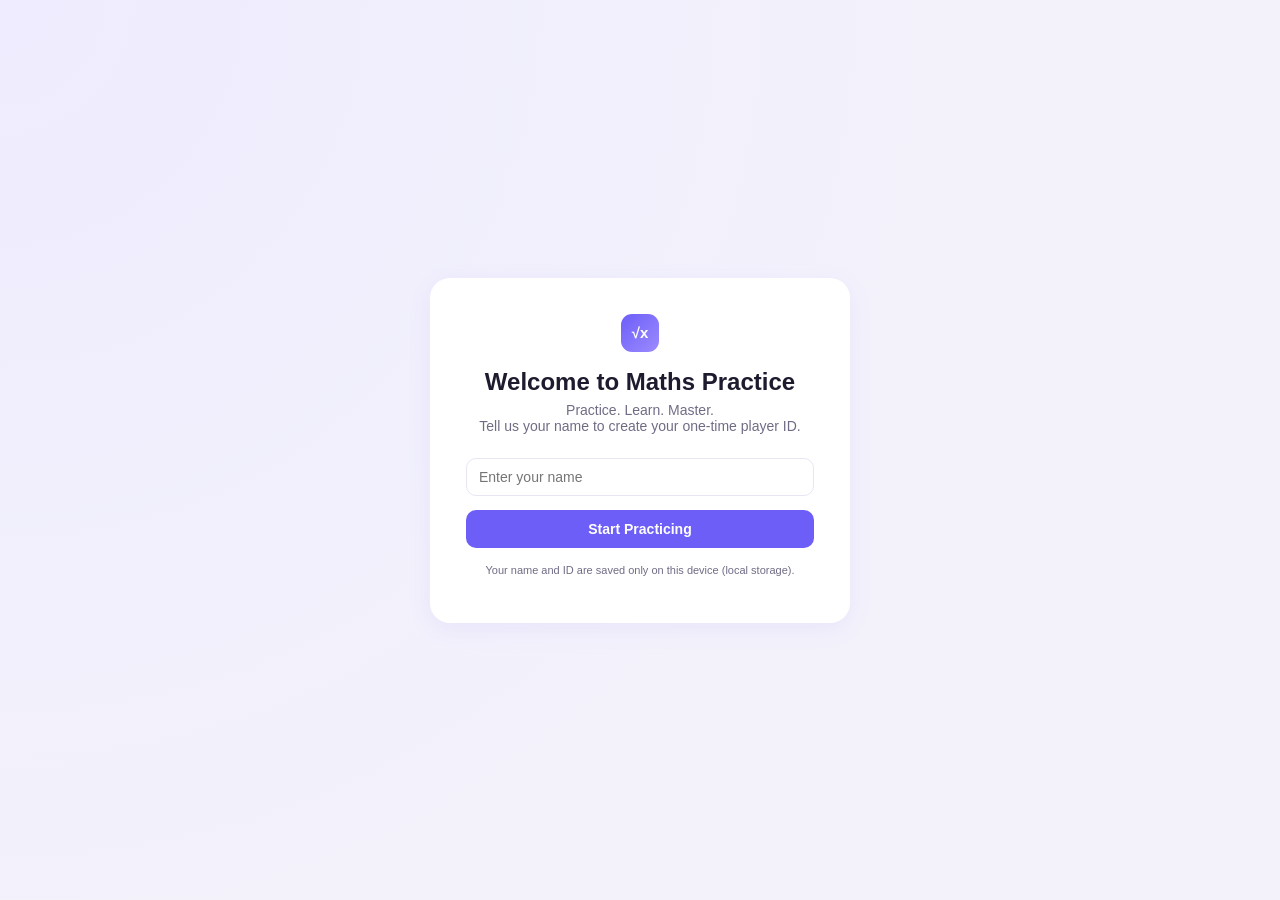
<file: index.html>
<!DOCTYPE html>
<html lang="en">
<head>
<meta charset="UTF-8" />
<meta name="viewport" content="width=device-width, initial-scale=1.0" />
<title>Maths Practice — Welcome</title>
<link rel="stylesheet" href="css/style.css" />
</head>
<body>
  <div class="onboard-wrap">
    <div class="onboard-card">
      <div class="brand-badge" style="margin: 0 auto 16px;">√x</div>
      <h2 style="margin: 0 0 6px;">Welcome to Maths Practice</h2>
      <p style="color: var(--muted); font-size: 14px; margin: 0 0 24px;">Practice. Learn. Master.<br/>Tell us your name to create your one-time player ID.</p>
      <input type="text" id="nameInput" placeholder="Enter your name" style="margin-bottom: 14px;" />
      <button class="btn btn-primary btn-block" id="startBtn">Start Practicing</button>
      <p style="color: var(--muted); font-size: 11px; margin-top: 16px;">Your name and ID are saved only on this device (local storage).</p>
    </div>
  </div>

  <script src="js/app.js"></script>
  <script>
    // Already onboarded? go straight to dashboard.
    if (MP.getUser()) window.location.href = 'dashboard.html';

    const btn = document.getElementById('startBtn');
    const input = document.getElementById('nameInput');

    function submit() {
      const name = input.value.trim();
      if (!name) { input.style.borderColor = '#e5484d'; input.focus(); return; }
      MP.createUser(name);
      MP.touchStreak();
      window.location.href = 'dashboard.html';
    }
    btn.addEventListener('click', submit);
    input.addEventListener('keydown', (e) => { if (e.key === 'Enter') submit(); });
  </script>
</body>
</html>
</file>
<file: css/style.css>
:root {
  --bg: #f3f2fb;
  --card: #ffffff;
  --indigo: #6d5ef8;
  --indigo-dark: #4f3fe0;
  --indigo-light: #eeecfe;
  --teal: #17b6a7;
  --amber: #f5a623;
  --text: #1e1b2e;
  --muted: #6f6c85;
  --border: #e8e6f5;
  --radius: 16px;
  --shadow: 0 6px 24px rgba(109, 94, 248, 0.08);
}

* { box-sizing: border-box; }

body {
  margin: 0;
  background: var(--bg);
  color: var(--text);
  font-family: 'Inter', -apple-system, BlinkMacSystemFont, 'Segoe UI', Roboto, sans-serif;
}

a { text-decoration: none; color: inherit; }

.app-shell {
  display: grid;
  grid-template-columns: 260px 1fr;
  min-height: 100vh;
}

/* ---------------- Sidebar ---------------- */
#sidebar {
  background: var(--card);
  border-right: 1px solid var(--border);
  padding: 22px 18px;
  display: flex;
  flex-direction: column;
  position: sticky;
  top: 0;
  height: 100vh;
  overflow-y: auto;
}

.brand { display: flex; align-items: center; gap: 10px; margin-bottom: 28px; padding: 0 4px; }
.brand-badge {
  width: 38px; height: 38px; border-radius: 11px;
  background: linear-gradient(135deg, var(--indigo), #9b8bff);
  color: #fff; display: flex; align-items: center; justify-content: center;
  font-weight: 700; font-size: 15px;
}
.brand-title { font-weight: 700; font-size: 15px; }
.brand-sub { font-size: 11px; color: var(--muted); }

.nav { display: flex; flex-direction: column; gap: 2px; flex: 1; }
.nav-link {
  display: flex; align-items: center; gap: 12px;
  padding: 10px 12px; border-radius: 10px;
  color: var(--muted); font-size: 14px; font-weight: 500;
  transition: background 0.15s, color 0.15s;
}
.nav-link:hover { background: var(--indigo-light); color: var(--indigo-dark); }
.nav-link.nav-active { background: var(--indigo-light); color: var(--indigo-dark); font-weight: 700; }
.nav-icon { width: 20px; text-align: center; }

.upgrade-card {
  margin-top: 16px;
  background: linear-gradient(160deg, var(--indigo), #8b7bf6);
  color: #fff; border-radius: var(--radius); padding: 16px;
}
.upgrade-emoji { font-size: 20px; }
.upgrade-title { font-weight: 700; font-size: 14px; margin-top: 6px; }
.upgrade-sub { font-size: 11px; opacity: 0.85; word-break: break-all; }

/* ---------------- Main / Topbar ---------------- */
main { padding: 24px 28px 60px; }

#topbar {
  display: flex; align-items: center; gap: 16px; margin-bottom: 22px;
}
.search-box {
  flex: 1; display: flex; align-items: center; gap: 10px;
  background: var(--card); border: 1px solid var(--border);
  border-radius: 12px; padding: 12px 16px; box-shadow: var(--shadow);
}
.search-box input { border: none; outline: none; flex: 1; font-size: 14px; background: transparent; }
.topbar-right { display: flex; align-items: center; gap: 14px; }
.streak-pill {
  background: var(--card); border: 1px solid var(--border); border-radius: 12px;
  padding: 10px 16px; font-size: 13px; font-weight: 600; box-shadow: var(--shadow);
  white-space: nowrap;
}
.avatar-pill {
  width: 42px; height: 42px; border-radius: 50%;
  background: linear-gradient(135deg, var(--indigo), var(--teal));
  color: #fff; display: flex; align-items: center; justify-content: center; font-weight: 700;
}

/* ---------------- Cards ---------------- */
.card {
  background: var(--card); border: 1px solid var(--border); border-radius: var(--radius);
  padding: 20px; box-shadow: var(--shadow);
}
.section-title { font-size: 17px; font-weight: 700; margin: 28px 0 14px; display: flex; justify-content: space-between; align-items: center; }
.view-all { font-size: 13px; color: var(--indigo); font-weight: 600; }

.stat-grid { display: grid; grid-template-columns: repeat(4, 1fr); gap: 0; }
.stat-item { display: flex; align-items: center; gap: 12px; padding: 6px 10px; }
.stat-icon { width: 42px; height: 42px; border-radius: 10px; display: flex; align-items: center; justify-content: center; font-size: 18px; }
.stat-value { font-size: 20px; font-weight: 700; }
.stat-label { font-size: 12px; color: var(--muted); }
.stat-delta { font-size: 11px; color: var(--teal); font-weight: 600; }

.grid-3 { display: grid; grid-template-columns: repeat(3, 1fr); gap: 16px; }
.grid-4 { display: grid; grid-template-columns: repeat(4, 1fr); gap: 16px; }
.grid-2 { display: grid; grid-template-columns: repeat(2, 1fr); gap: 16px; }

.topic-card { display: flex; flex-direction: column; gap: 12px; }
.topic-head { display: flex; align-items: center; gap: 10px; }
.topic-icon { width: 40px; height: 40px; border-radius: 10px; display: flex; align-items: center; justify-content: center; font-size: 18px; color: #fff; }
.topic-name { font-weight: 700; font-size: 14px; }
.topic-sub { font-size: 12px; color: var(--muted); }
.progress-row { display: flex; align-items: center; gap: 10px; }
.progress-track { flex: 1; height: 7px; background: var(--indigo-light); border-radius: 6px; overflow: hidden; }
.progress-fill { height: 100%; border-radius: 6px; background: linear-gradient(90deg, var(--indigo), #9b8bff); }
.progress-pct { font-size: 12px; color: var(--muted); white-space: nowrap; }
.go-btn {
  width: 34px; height: 34px; border-radius: 50%; border: 1px solid var(--border);
  display: flex; align-items: center; justify-content: center; background: var(--bg);
  cursor: pointer; font-size: 14px; color: var(--indigo-dark);
}

.quote-card { margin-top: 26px; font-style: italic; color: var(--muted); font-size: 14px; }
.quote-attr { display: block; text-align: right; font-style: normal; font-weight: 600; color: var(--text); margin-top: 8px; }

/* ---------------- Right rail ---------------- */
.rail { display: flex; flex-direction: column; gap: 18px; }
.donut-wrap { display: flex; flex-direction: column; align-items: center; margin: 12px 0; }

/* ---------------- Buttons ---------------- */
.btn {
  display: inline-flex; align-items: center; justify-content: center; gap: 8px;
  padding: 11px 18px; border-radius: 10px; border: none; cursor: pointer;
  font-weight: 700; font-size: 14px; font-family: inherit;
}
.btn-primary { background: var(--indigo); color: #fff; }
.btn-primary:hover { background: var(--indigo-dark); }
.btn-outline { background: #fff; border: 1px solid var(--border); color: var(--text); }
.btn-block { width: 100%; }
.btn-sm { padding: 7px 12px; font-size: 12px; border-radius: 8px; }

input[type="text"], input[type="number"], select {
  padding: 10px 12px; border: 1px solid var(--border); border-radius: 10px; font-size: 14px;
  font-family: inherit; width: 100%; outline: none;
}
input:focus, select:focus { border-color: var(--indigo); }

table { width: 100%; border-collapse: collapse; }
th, td { text-align: left; padding: 12px 10px; font-size: 13px; border-bottom: 1px solid var(--border); }
th { color: var(--muted); font-weight: 600; }

.badge { display: inline-block; padding: 3px 10px; border-radius: 999px; font-size: 11px; font-weight: 700; }
.badge-indigo { background: var(--indigo-light); color: var(--indigo-dark); }
.badge-teal { background: #e5f9f6; color: #0e8f82; }
.badge-amber { background: #fef2df; color: #b5760a; }

.empty-state { text-align: center; padding: 60px 20px; color: var(--muted); }
.empty-emoji { font-size: 40px; margin-bottom: 12px; }

/* Onboarding */
.onboard-wrap {
  min-height: 100vh; display: flex; align-items: center; justify-content: center;
  background: radial-gradient(circle at top left, #eeecfe, #f3f2fb 60%);
}
.onboard-card { width: 420px; background: #fff; border-radius: 20px; padding: 36px; box-shadow: var(--shadow); text-align: center; }

/* Question runner */
.runner-top { display: flex; justify-content: space-between; align-items: center; margin-bottom: 20px; }
.timer-pill { background: var(--indigo-light); color: var(--indigo-dark); font-weight: 700; padding: 8px 16px; border-radius: 10px; }
.option-btn {
  display: block; width: 100%; text-align: left; padding: 14px 16px; margin-bottom: 10px;
  border: 1.5px solid var(--border); border-radius: 12px; background: #fff; cursor: pointer;
  font-size: 15px; font-family: inherit; font-weight: 600; color: var(--text);
}
.option-btn:hover { border-color: var(--indigo); }
.option-btn.correct { border-color: var(--teal); background: #e5f9f6; color: #0e8f82; }
.option-btn.wrong { border-color: #e5484d; background: #fdeceb; color: #b5231f; }

@media (max-width: 980px) {
  .app-shell { grid-template-columns: 1fr; }
  #sidebar { position: relative; height: auto; }
  .stat-grid, .grid-3, .grid-4, .grid-2 { grid-template-columns: 1fr; }
}
</file>
